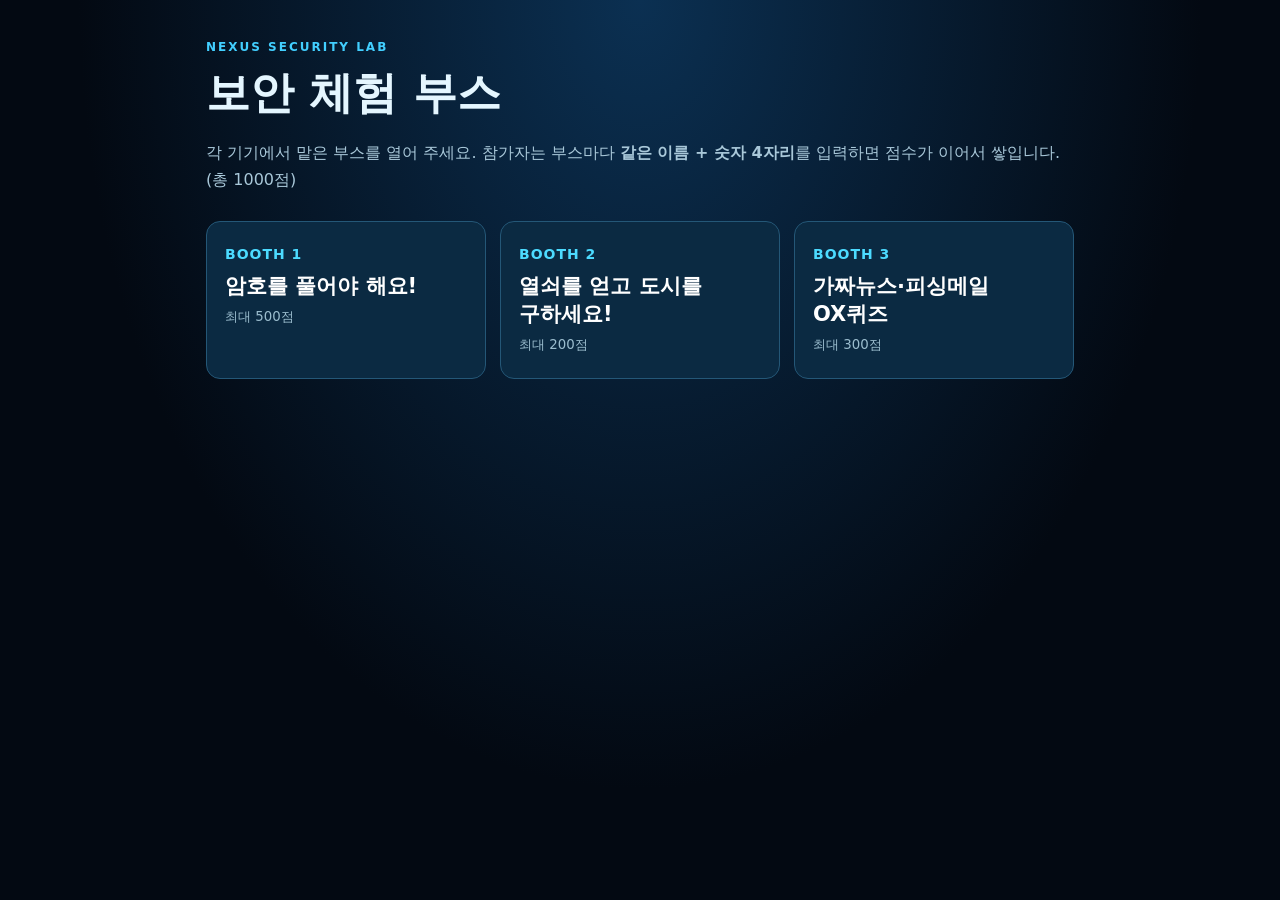
<file: index.html>
<!doctype html><html lang="ko"><head><meta charset="utf-8"><meta name="viewport" content="width=device-width,initial-scale=1"><title>보안 체험 부스</title>
<style>
:root{color-scheme:dark}*{box-sizing:border-box}
body{margin:0;min-height:100vh;font-family:system-ui,-apple-system,'Malgun Gothic',sans-serif;color:#e4f6ff;background:radial-gradient(ellipse at 50% 0%,#0b3052 0%,#030912 62%);word-break:keep-all}
main{max-width:900px;margin:auto;padding:40px 16px}
.tag{color:#42cfff;font-size:12px;letter-spacing:2px;font-weight:800}
h1{font-size:clamp(28px,6vw,44px);margin:10px 0}
p{color:#a9c8d9;line-height:1.7}
.grid{display:grid;grid-template-columns:repeat(3,1fr);gap:14px;margin-top:28px}
a{display:block;text-decoration:none;color:#fff;background:#0b2a42;border:1px solid #245777;border-radius:14px;padding:24px 18px;transition:.2s}
a:hover,a:focus-visible{border-color:#3ce1ff;transform:translateY(-3px)}
a b{display:block;color:#4cdbff;font-size:14px;letter-spacing:1px}
a strong{display:block;font-size:21px;margin:10px 0 6px}
a small{color:#9bbdce}
@media(max-width:640px){.grid{grid-template-columns:1fr}}
</style></head><body><main>
<div class="tag">NEXUS SECURITY LAB</div>
<h1>보안 체험 부스</h1>
<p>각 기기에서 맡은 부스를 열어 주세요. 참가자는 부스마다 <b>같은 이름 + 숫자 4자리</b>를 입력하면 점수가 이어서 쌓입니다. (총 1000점)</p>
<div class="grid">
 <a href="cipher/"><b>BOOTH 1</b><strong>암호를 풀어야 해요!</strong><small>최대 500점</small></a>
 <a href="key/"><b>BOOTH 2</b><strong>열쇠를 얻고 도시를 구하세요!</strong><small>최대 200점</small></a>
 <a href="ox/"><b>BOOTH 3</b><strong>가짜뉴스·피싱메일 OX퀴즈</strong><small>최대 300점</small></a>
</div>
</main></body></html>
</file>
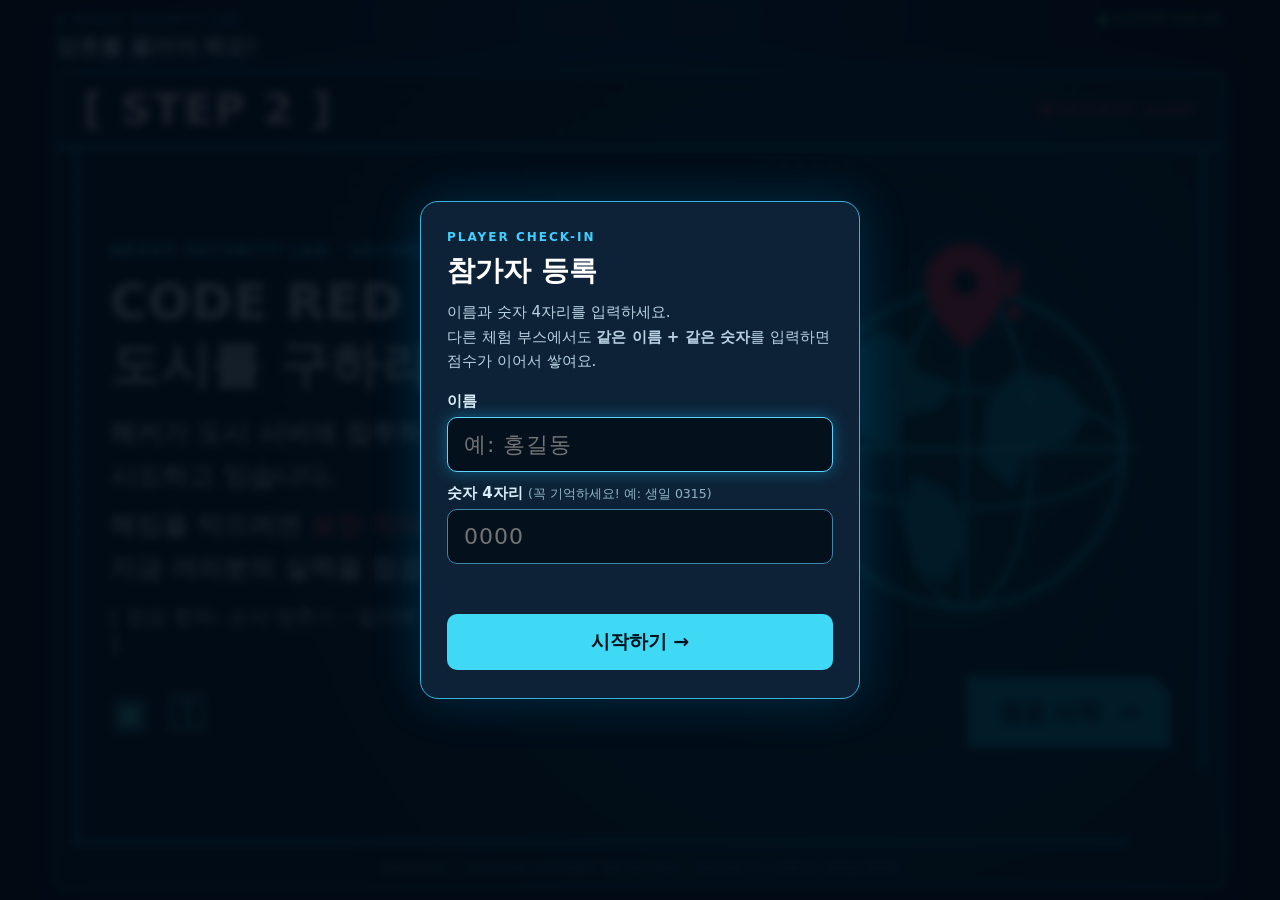
<file: cipher/index.html>
<!doctype html><html lang="ko"><head><meta charset="utf-8"><meta name="viewport" content="width=device-width,initial-scale=1"><title>암호를 풀어야 해요!</title><link rel="stylesheet" href="style.css"></head><body><main class="shell"><header><div class="brand">◈ NEXUS SECURITY LAB <span class="live">● SYSTEM ONLINE</span></div><h1>암호를 풀어야 해요!</h1><p class="subtitle">보안 시스템을 해킹하지 않고, 논리와 기억력으로 잠금 해제하세요.</p></header><section class="hud" id="hud" hidden><div>버전 <strong id="levelLabel">1</strong></div><div>진행 <strong id="progress">1 / 3</strong></div><div>점수 <strong id="score">0</strong></div><div>남은 시간 <strong id="timer">∞</strong></div><div>힌트 <strong id="hints">3</strong></div></section><section class="panel" id="screen" aria-live="polite"></section><footer>SECURE TERMINAL · OFFLINE MODE · v3.0</footer></main><script src="../score-link.js"></script><script src="script.js"></script></body></html>
</file>
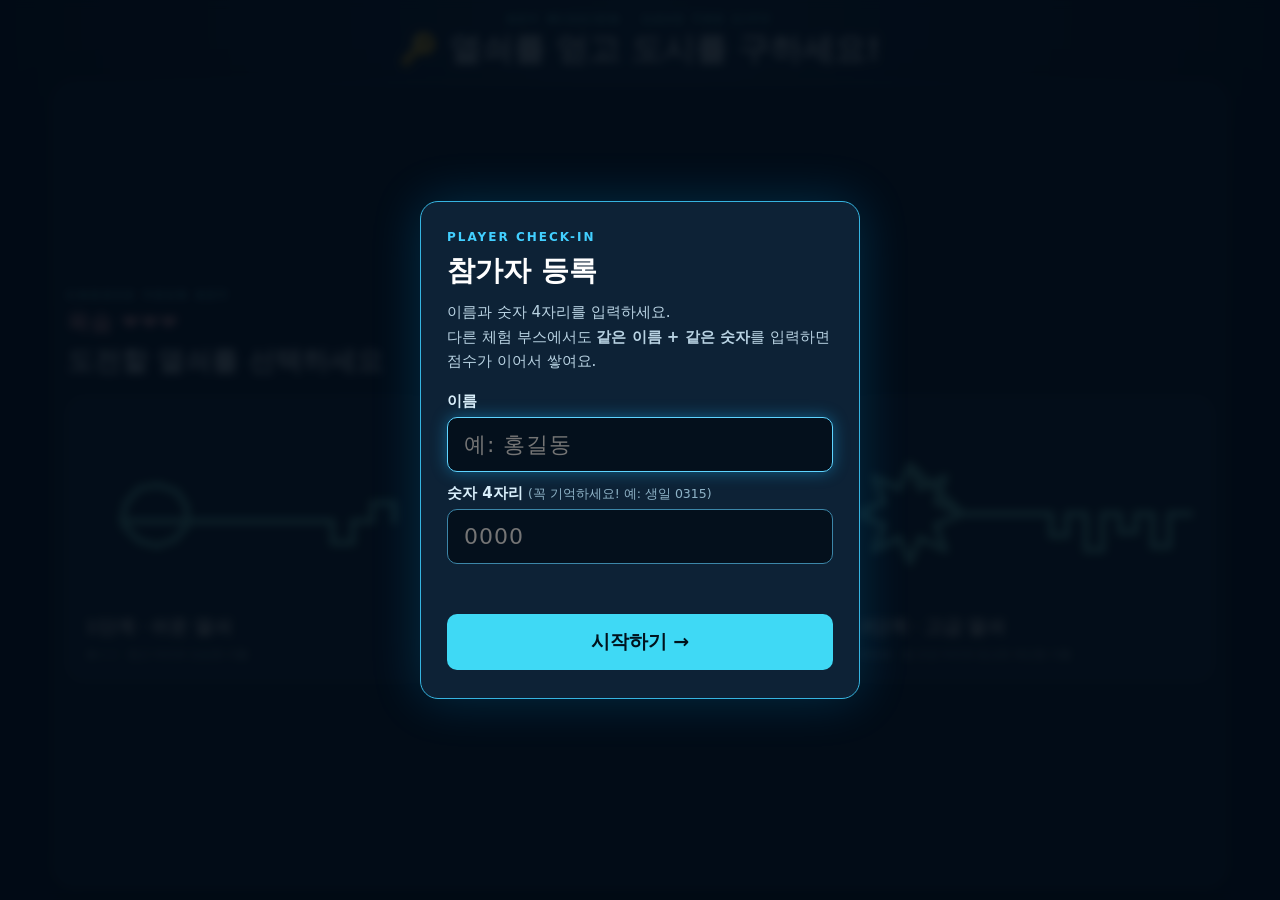
<file: key/index.html>
<!doctype html><html lang="ko"><head><meta charset="utf-8"><meta name="viewport" content="width=device-width,initial-scale=1"><title>열쇠를 얻고 도시를 구하세요!</title><style>
:root{font-family:system-ui,'Malgun Gothic',sans-serif;color:#eaf7ff;background:#081322}*{box-sizing:border-box}body{margin:0;background:radial-gradient(ellipse at top,#193451,#081322 70%);min-height:100vh}.wrap{max-width:1000px;margin:auto;padding:28px 18px}header{text-align:center;margin-bottom:24px}.tag{color:#69e2e9;letter-spacing:3px;font-size:12px;font-weight:800}h1{font-size:clamp(26px,5vw,44px);margin:12px 0}p{color:#b5ccdc;line-height:1.7}.panel{border:1px solid #315570;border-radius:20px;padding:26px;background:#102238e8;box-shadow:0 18px 50px #0005}.choices{display:grid;grid-template-columns:repeat(3,1fr);gap:14px;margin-top:24px}.choice{border:1px solid #41647c;background:#172d45;border-radius:16px;padding:18px;color:white;cursor:pointer;text-align:left;transition:.2s}.choice:hover,.choice:focus-visible{border-color:#59f0d5;transform:translateY(-3px)}.choice svg{width:100%;height:130px;display:block}.choice b{font-size:19px}.choice small{display:block;color:#a9c8d8;margin-top:7px}.btn{border:0;border-radius:12px;background:#5be5c6;color:#072337;font-weight:800;padding:13px 20px;cursor:pointer;font-size:15px}.btn.secondary{background:#2c4861;color:#eaf7ff}.actions{display:flex;justify-content:center;gap:10px;flex-wrap:wrap;margin-top:20px}.hidden{display:none!important}.stats{display:flex;justify-content:space-between;gap:10px;flex-wrap:wrap;color:#bce9f4;margin-bottom:12px}.board{position:relative;max-width:720px;margin:auto;touch-action:none;user-select:none}canvas{display:block;width:100%;height:auto;border:1px solid #34526b;border-radius:14px;background:linear-gradient(#112940,#0b1d30);touch-action:none;cursor:crosshair}.progress-track{height:12px;background:#27435b;border-radius:20px;overflow:hidden;margin:15px auto;max-width:720px}.progress-bar{height:100%;width:0;background:linear-gradient(90deg,#43caa8,#a3f4ba);transition:width .15s}.message{text-align:center;min-height:38px;margin:14px 0 0;font-weight:700}.good{color:#6cf1b4}.bad{color:#ff8b9a}.step{font-size:14px;color:#8cb1c6;text-align:center}.result{text-align:center;padding:30px 0}.result h2{font-size:clamp(28px,5vw,42px)}@media(max-width:650px){.choices{grid-template-columns:1fr}.choice svg{height:95px}.panel{padding:15px}}
.fail-overlay{position:fixed;inset:0;z-index:1000;background:rgba(2,8,19,.82);display:flex;align-items:center;justify-content:center;padding:20px;backdrop-filter:blur(7px)}.fail-dialog{width:min(440px,100%);text-align:center;background:linear-gradient(145deg,#3b1927,#171e33);border:2px solid #ff647f;border-radius:24px;padding:36px 24px;box-shadow:0 0 0 5px #ff647f22,0 25px 90px #000b;animation:pop .2s ease-out}.fail-symbol{font-size:68px}.fail-dialog h2{color:#ff879a;font-size:clamp(30px,6vw,44px);margin:8px 0}.fail-dialog p{color:#f2d6de}.fail-dialog .btn{background:#ff6f8b;color:#25101a;font-size:19px;padding:16px 32px;width:100%;max-width:290px}@keyframes pop{from{transform:scale(.88);opacity:0}to{transform:scale(1);opacity:1}}

html,body{width:100%;height:100%;overflow:hidden}body{min-height:0}.wrap{height:100dvh;max-width:1200px;padding:clamp(8px,1.4vh,16px);display:flex;flex-direction:column;gap:clamp(5px,1vh,12px)}header{flex:none;margin:0}header h1{font-size:clamp(21px,3.5vh,35px);margin:3px 0}.tag{font-size:11px}.panel{flex:1;min-height:0;display:flex;flex-direction:column;padding:clamp(10px,1.5vh,18px);overflow:hidden}.panel>section:not(.hidden){flex:1;min-height:0;display:flex;flex-direction:column;justify-content:center}#play{justify-content:flex-start!important}.stats{margin:0 0 5px}.progress-track{width:100%;margin:5px auto 8px;flex:none}.board{flex:1;min-height:0;width:100%;max-width:none;display:flex;align-items:center;justify-content:center}.board canvas{width:auto;height:auto;max-width:100%;max-height:100%;aspect-ratio:720/470;object-fit:contain}.actions{margin-top:8px;flex:none}.btn{padding:10px 16px}.choices{margin-top:12px;min-height:0;align-items:stretch}.choice{padding:clamp(8px,1.8vw,18px)}.choice svg{height:clamp(90px,22vh,200px)}#select h2{font-size:clamp(19px,3vh,28px);margin:6px 0}.result{padding:0}.result h2{margin:10px 0}.result p{margin:6px 0}.message{display:none}.fail-dialog{max-height:90dvh;overflow:auto}
@media(max-width:650px){.choices{grid-template-columns:repeat(3,minmax(0,1fr));gap:6px}.choice b{font-size:12px}.choice small{font-size:10px}.choice svg{height:clamp(60px,14vh,110px)}.choice{padding:7px}.panel{padding:8px}.actions{gap:6px}.btn{font-size:12px;padding:9px 12px}}
#timer{display:inline-block;color:#ffe38a;font-variant-numeric:tabular-nums;font-size:clamp(22px,3.7vh,38px);font-weight:950;letter-spacing:-.5px;text-shadow:0 0 14px #ffd45b55;transform-origin:center;white-space:nowrap}#timer.warning{animation:countdownPulse .9s ease-in-out infinite}#timer.urgent{color:#ff354e;text-shadow:0 0 16px #ff203a99;animation:countdownPulse .43s ease-in-out infinite}@keyframes countdownPulse{0%,100%{transform:scale(1);opacity:1}50%{transform:scale(1.13);opacity:.65}}.stats{align-items:center;gap:8px}.stats #timer{margin-inline:auto}@media(max-width:600px){#timer{font-size:clamp(20px,3.4vh,30px)}.stats{font-size:12px}}@media(prefers-reduced-motion:reduce){#timer.warning,#timer.urgent{animation:none}}
.lives{font-size:clamp(16px,2.4vh,22px);font-weight:800;color:#ffb3bf;letter-spacing:1px;white-space:nowrap}#livesSelect{margin-top:6px}
.total-box{margin:10px auto 6px;padding:clamp(12px,2.2vh,22px) 18px;max-width:560px;border:2px solid #ffd76b;border-radius:18px;background:linear-gradient(145deg,#2a2610,#0f1d2e);box-shadow:0 0 40px #ffd76b33;text-align:center}
.total-box[hidden]{display:none}.total-label{color:#ffe7a3;font-weight:800;font-size:clamp(15px,2.4vh,20px)}
.total-num{font-size:clamp(54px,11vh,110px);font-weight:950;line-height:1.05;color:#ffd76b;text-shadow:0 0 28px #ffcc4466;font-variant-numeric:tabular-nums}
.total-num small{font-size:.38em;color:#e9d9a8;font-weight:800}
.total-rows{display:flex;justify-content:center;gap:8px;flex-wrap:wrap;margin-top:8px}.total-rows span{background:#ffffff12;border-radius:999px;padding:5px 12px;font-size:clamp(12px,1.9vh,15px);color:#eaf7ff}.total-rows b{color:#fff}
.fail-dialog .total-box{margin:4px auto 14px}.fail-dialog .total-num{font-size:clamp(44px,8vh,72px)}
</style></head><body><div class="wrap"><header><div class="tag">KEY MISSION · SAVE THE CITY</div><h1>🔑 열쇠를 얻고 도시를 구하세요!</h1></header><main class="panel"><section id="select"><div class="tag">CHOOSE YOUR KEY</div><div class="lives" id="livesSelect"></div><h2>도전할 열쇠를 선택하세요</h2><div class="choices" id="choices"></div></section><section id="play" class="hidden"><div class="stats"><strong id="level"></strong><span id="step"></span><span class="lives" id="lives"></span><strong id="timer" aria-live="off">⏱ 남은 시간 35초</strong><span id="percent">진행률 0%</span></div><div class="progress-track"><div id="bar" class="progress-bar"></div></div><div class="board"><canvas id="canvas" width="720" height="470" aria-label="열쇠 도면 따라 그리기"></canvas></div><div class="message hidden" id="message" role="status"></div><div class="actions"><button class="btn secondary" id="retry">다시 그리기</button><button class="btn secondary" id="back">열쇠 선택</button></div></section><section id="final" class="result hidden"><div style="font-size:80px">🏙️🎉🔑</div><h2 class="good" id="finalTitle">최종 성공! 도시를 구하셨습니다!</h2><p id="finalDescription">도시를 구했습니다!</p><div class="total-box" id="finalTotal" hidden></div><div class="actions"><button class="btn" id="finalReplay">처음부터 다시 도전</button><button class="btn secondary" id="finalHome">열쇠 선택 화면</button><button class="btn" id="finalNext">다음 참가자 →</button></div></section></main></div><div id="failOverlay" class="fail-overlay hidden" role="alertdialog" aria-modal="true" aria-labelledby="failTitle" aria-describedby="failDesc"><div class="fail-dialog"><div class="fail-symbol">❌</div><h2 id="failTitle">미션 실패!</h2><p id="failDesc">점선을 감싸는 테두리 밖으로 벗어났습니다.<br>다시 그리기에 도전하세요!</p><div class="total-box" id="failTotal" hidden></div><button class="btn" id="failRetry" type="button">↻ 다시 그리기</button></div></div><script src="../score-link.js"></script><script src="key-mission.js"></script></body></html>
</file>
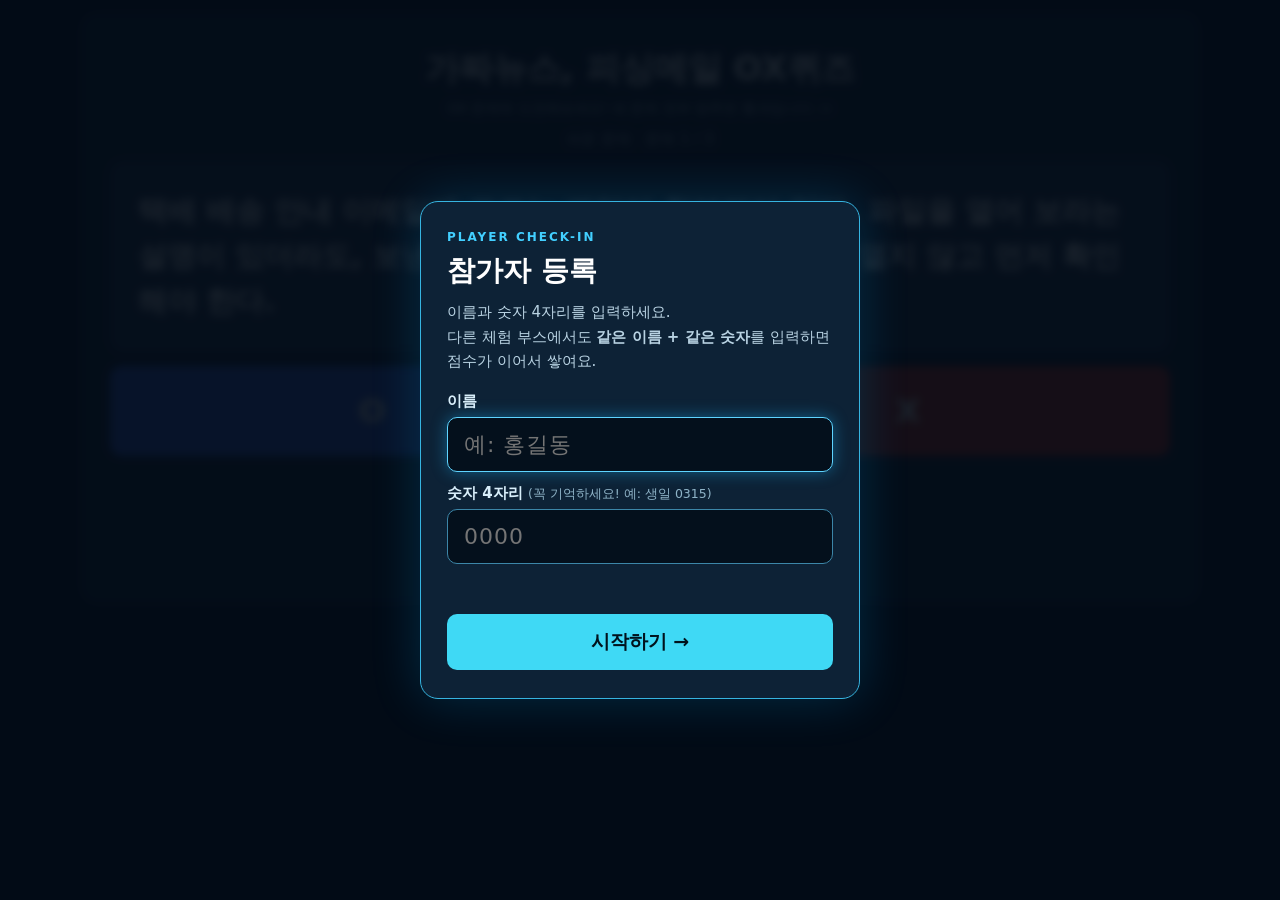
<file: ox/index.html>
<!DOCTYPE html>
<!-- saved from url=(0207)file:///C:/Users/user/Downloads/%EA%B0%80%EC%A7%9C%EB%89%B4%EC%8A%A4_%ED%94%BC%EC%8B%B1%EB%A9%94%EC%9D%BC_OX%ED%80%B4%EC%A6%88_3%EB%AC%B8%EC%A0%9C_%EB%AA%A8%EB%91%90%EC%A0%95%EB%8B%B5_%ED%86%B5%EA%B3%BC.html -->
<html lang="ko"><head><meta http-equiv="Content-Type" content="text/html; charset=UTF-8"><meta name="viewport" content="width=device-width, initial-scale=1, viewport-fit=cover"><meta name="theme-color" content="#10182d"><title>가짜뉴스, 피싱메일 OX퀴즈 · 모바일</title>
<style>
*{box-sizing:border-box}html{font-size:16px}body{margin:0;background:#10182d;color:#f5f7ff;font-family:system-ui,-apple-system,"Malgun Gothic",sans-serif;min-height:100dvh;padding:12px;overflow-x:hidden}
.panel{width:min(1120px,100%);margin:0 auto;background:#1d2943;border-radius:18px;padding:clamp(14px,3vw,30px)}
h1{font-size:clamp(22px,4vw,34px);text-align:center;line-height:1.3;margin:4px 0 10px}
.subtitle{text-align:center;color:#b7c7df;margin:0 0 12px;font-size:14px}
#progress{text-align:center;color:#bdcbea;margin:12px 0;font-size:15px}
#question{background:#303e5e;border-radius:14px;padding:clamp(16px,3vw,28px);font-size:clamp(19px,2.5vw,29px);font-weight:700;line-height:1.55;white-space:pre-wrap;overflow-wrap:anywhere;min-height:130px;max-height:55dvh;overflow-y:auto;overscroll-behavior:contain}
.answers{display:grid;grid-template-columns:1fr 1fr;gap:12px;margin-top:14px}
button{border:0;border-radius:12px;color:white;font-weight:750;cursor:pointer;touch-action:manipulation;font-family:inherit}
.answers button{height:clamp(64px,12vh,90px);font-size:32px}.o{background:#4267e6}.x{background:#c83832}
button:disabled{opacity:.55}.result{min-height:36px;text-align:center;font-weight:750;font-size:20px;margin:16px 0 0}.ok{color:#75ef9e}.bad{color:#ffadad}
#next{width:100%;padding:15px;background:#4167df;font-size:17px;margin-top:12px}
.tools{display:flex;gap:8px;justify-content:center;flex-wrap:wrap;margin-top:24px}
.tools button{background:#3b4c6b;padding:10px 12px;font-size:13px;min-height:42px}
.tools button.active{background:#4267e6;outline:2px solid #a3baff}
#editor{display:none;border-top:1px solid #566480;margin-top:22px;padding-top:16px}
#editor h2{font-size:21px}#editor p{color:#b9c9df;font-size:14px;line-height:1.5}
.question-card{background:#293854;padding:14px;border-radius:12px;margin:12px 0}
.question-card label{display:block;font-size:14px;font-weight:700;margin-bottom:8px}
.question-card textarea{display:block;width:100%;min-height:150px;resize:vertical;background:#101a30;color:white;border:1px solid #7c8eaf;border-radius:8px;padding:12px;font:16px/1.5 inherit}
.question-card select{background:#101a30;color:white;border:1px solid #7c8eaf;border-radius:8px;padding:8px;font-size:16px}
.editor-actions{display:flex;gap:8px;flex-wrap:wrap;margin-top:12px}.editor-actions button{padding:12px;background:#4267e6;font-size:14px}
#message{color:#ffdf95;line-height:1.5}.hidden{display:none!important}
@media(max-width:600px){body{padding:0;background:#1d2943}.panel{border-radius:0;padding:18px 14px 32px;min-height:100dvh}h1{font-size:23px}#question{font-size:20px;max-height:48dvh;min-height:170px}.tools{gap:7px}.tools button{font-size:12px;padding:10px}.answers button{height:72px}}
</style></head><body><main class="panel">
<h1>가짜뉴스, 피싱메일 OX퀴즈</h1><p class="subtitle">OX 문제에 도전해보세요! 세 문제 전부 맞추면 통과입니다 :&gt;</p>
<div id="progress" aria-live="polite">쉬운 문제 · 문제 1 / 3</div><div id="question">인터넷 검색 결과의 맨 위에 표시된 정보는 검색 순위가 높으므로 반드시 사실이라고 볼 수 있다.</div>
<div id="answers" class="answers"><button class="o" onclick="answer('O')">O</button><button class="x" onclick="answer('X')">X</button></div>
<div id="result" class="result" aria-live="polite"></div><button id="next" class="hidden" onclick="advance()">결과 확인 →</button>
<div class="tools"><button id="easyBtn" onclick="setDifficulty('easy')" class="active">쉬운 문제</button><button id="hardBtn" onclick="setDifficulty('hard')" class="">어려운 문제</button><button onclick="nextPlayer()">다음 참가자 →</button></div>
</main><script src="../score-link.js"></script><script>
const DEFAULTS_HARD=[{"q": "최근의 고도화된 가짜뉴스는 공신력 있는 언론사의 로고나 웹사이트 레이아웃을 교묘하게 도용하여 유포된다. (*레이아웃: 창 또는 페이지 내에서 콘텐츠의 크기, 간격, 구성 요소 등의 배치*)", "answer": "O"}, {"q": "다음을 읽고 문제에 알맞은 답을 고르시오. \n확증편향은 개인의 기존 신념이나 가치관에 부합하는 가짜뉴스를 무비판적으로 수용하게 만드는 심리적 요인이다. \n\n 문제: 알고리즘 추천 시스템은 확증편향을 완화한다.", "answer": "X"}, {"q": "다음을 읽고 문제에 알맞은 답을 고르시오.\n'필터 버블(Filter Bubble)'은 이용자들이 인터넷 정보제공자가 제공한 맞춤형 정보를 이용하면서, 필터링된 정보만을 접하게 되는 현상을 지칭한다. \n\n 문제: 필터 버블 현상이 지속되면 이용자는 가짜뉴스에 대한 비판적인 태도가 약화된다.", "answer": "O"}, {"q": "오정보(Misinformation)는 명백한 악의를 가지고 조작된 정보를 의미하며, 허위정보(Disinformation)는 고의적인 기만 의도 없이 잘못된 정보가 전파되는 것을 의미한다.", "answer": "X"}, {"q": "다음 자료를 읽고 문제에 알맞은 답을 고르시오.\n[자료] 다음은 사용자 C가 메일로 수신한 접속 링크와 실제 공식 웹사이트의 URL을 비교한 결과이다.\n\n공식 웹사이트 URL: [https://www.mybank.com] (https://www.mybank.com), 접속 시 주소창에 보안 주소의 상징인 자물쇠 아이콘(HTTPS)이 표시된다.\n사용자 C가 메일로 수신한 접속 링크: [http://www.mybarnk.com/login] (http://www.mybarnk.com/login), 접속 시 주소창에 보안 주소의 상징인 자물쇠 아이콘(HTTPS)이 표시되지 않는다.\n \n문제: 사용자 C가 메일로 수신한 접속 링크는 공식 웹사이트의 URL이다.", "answer": "X"}, {"q": "가짜뉴스 대응을 위해 공적 기관에서 모든 허위 정보를 일괄적으로 사전 검열하고 차단하는 제도는 표현의 자유를 보호하면서도 공익을 달성할 수 있는 가장 이상적이고 민주적인 해결책으로 평가받는다.", "answer": "X"}, {"q": "웹사이트 주소가 https://로 시작하고 주소창에 자물쇠 표시가 있다면 해당 사이트는 피싱 사이트가 아니라고 확신할 수 있다.", "answer": "X"}, {"q": "다음 자료를 읽고 문제에 알맞은 답을 고르시오.\n[자료] 다음은 A씨가 받은 메시지이다. \n[국외발신] 교통민원24: 미확인 청구가 있습니다. 공식 페이지에서 해당 내역을 확인해 주세요: https://sw.ron/TF43D\nA씨는 메시지 속 사이트에 접속하였고, 교통 법규 위반으로 인한 과태료를 물어야 한다는 요구를 받았다.\n(단, A씨는 운전 면허가 없으며 본인 명의의 자동차를 소유하고 있지 않고, 운전을 단 한번도 한 적이 없다.)\n\n문제: A씨는 실제로 과태료를 지불하지 않아도 된다.", "answer": "O"}, {"q": "의심스러운 메일의 첨부파일을 실행했지만 개인정보를 입력하지 않은 경우에도 피싱으로 인한 피해를 입을 수 있다.", "answer": "O"}, {"q": "다음 자료를 읽고 문제에 알맞은 답을 고르시오.\n[자료] 여러 사이트에서 같은 비밀번호를 사용하고 있다면, 한 계정의 정보가 노출되었을 때 다른 계정도 위험해질 수 있다. 따라서 노출된 비밀번호를 다른 서비스에서도 사용했다면 관련 계정들의 보안 상태도 확인할 필요가 있다.\n\n문제: 피싱 사이트에 평소 사용하는 비밀번호를 입력했다면 해당 사이트와 관련된 계정의 비밀번호만 변경하면 충분하다.", "answer": "X"}, {"q": "WHO는 '인포데믹(Infodemic)'을 사람들이 의도적으로 퍼뜨린 거짓 정보만을 의미한다고 정의했다.", "answer": "X"}, {"q": "미국 연방거래위원회(FTC)는 실제 피싱 사례를 소개하면서, 사기 이메일이 익숙한 기업의 로고를 사용하더라도 가짜일 수 있다고 설명했다.", "answer": "O"}, {"q": "미국 법무부는 2016년 미국 대선 관련 해킹 사건에서 스피어피싱을 통해 계정 정보와 이메일 등을 탈취한 정황을 발표했다.", "answer": "O"}, {"q": "2016년 미국 대선을 앞두고 프란치스코 교황이 도널드 트럼프 후보를 공식 지지한다고 발표했다는 보도가 사실로 확인됐다.", "answer": "X"}, {"q": "NASA는 2017년 11월 지구가 15일 동안 완전히 어두워질 것이라고 공식 발표했다.", "answer": "X"}, {"q": "2022년 우크라이나에서 젤렌스키 대통령이 항복을 선언하는 딥페이크 영상이 유포됐으며, 우크라이나 방송에도 등장하였다.", "answer": "O"}, {"q": "2020년 WHO와 여러 국제기구는 코로나19 관련 허위·오해 정보의 확산 문제를 다루는 공동 성명을 발표했다.", "answer": "O"}, {"q": "도널드 트럼프가 1998년 잡지 인터뷰에서 특정 정당의 유권자들을 비하하는 발언을 했다는 글이 퍼졌으며, 해당 발언은 실제 잡지 인터뷰에서 확인됐다.", "answer": "X"}, {"q": "2021년 온라인에서 카멀라 해리스가 참전용사 지원을 축소하고 관련 기관을 폐쇄하겠다고 말했다는 주장이 퍼졌으며, 해당 발언은 실제 발언 기록에서 확인됐다.", "answer": "X"}, {"q": "2016년, 버락 오바마 전 미국 대통령 부부가 두바이에 고급 별장을 구매한다는 소식이 온라인에서 퍼졌으며, 실제로 해당 주택을 구매한 것으로 확인됐다.", "answer": "X"}, {"q": "어떤 주장이 100개의 웹사이트에 게시되었다. 조사 결과, 95개 사이트는 최초 게시물의 내용을 출처 확인 없이 재인용했다. 나머지 5개 사이트는 독립적으로 자료를 검토했다고 밝혔지만, 그중 2개 사이트는 동일한 원자료를 활용했다.\n\n따라서 웹사이트 100곳에 게시되었다는 사실만으로 해당 주장이 100개의 독립적인 근거를 확보했다고 판단할 수 없다.", "answer": "O"}, {"q": "한 AI 판별기는 시험 데이터에서 정확도 99%를 기록했다. 그러나 시험 데이터와 실제 학교에서 판별하려는 게시물의 허위정보 비율이 서로 다르다.\n\n이 경우에도 실제 학교 게시물에서 허위정보를 판별할 확률이 정확히 99%라고 결론 내릴 수 있다.", "answer": "X"}, {"q": "한 게시물은 특정 정책 시행 이후 범죄 건수가 20% 감소했다는 통계를 제시하며 정책의 효과를 주장한다. 하지만 같은 기간 다른 지역에서도 범죄가 감소했는지, 범죄 신고 기준이 바뀌었는지, 다른 요인이 영향을 미쳤는지는 제시하지 않았다.\n\n감소율이라는 수치가 정확하더라도, 그 수치만으로 정책이 범죄 감소의 직접적인 원인이라고 확정할 수는 없다", "answer": "O"}, {"q": "한 정치 관련 게시물에 조작된 사진이 포함된 것으로 확인되었다. 그러나 게시물에는 사진과 별개로 통계 자료와 정책 관련 주장도 함께 제시되어 있다.\n\n사진이 조작되었다는 사실은 해당 게시물에 포함된 모든 통계와 정책 관련 주장까지 거짓임을 논리적으로 증명한다.", "answer": "X"}, {"q": "정부 기관의 공식 보고서에서 인용한 수치라면, 해당 보고서의 조사 대상과 측정 방식이 게시물의 주장과 일치하는지 확인하지 않아도 그 수치를 근거로 결론을 내려도 된다.", "answer": "X"}, {"q": "한 기업의 이메일에 대한 SPF·DKIM·DMARC 인증이 모두 통과했고, 발신 도메인도 기업의 공식 도메인과 일치한다. 그러나 해당 기업 직원의 이메일 계정이 공격자에게 탈취되었을 가능성은 확인되지 않았다.\n\n이메일 인증 결과가 정상이라는 사실만으로 메일의 작성자와 요청 내용까지 정당하다고 판단할 수 있다.", "answer": "X"}, {"q": "실제 서비스의 로그인 화면과 정상적인 앱 권한 승인 화면을 이용한 피싱 사례가 발견되었다. 사용자가 로그인한 뒤 외부 앱에 이메일과 연락처 접근 권한을 승인하도록 유도하는 방식이다.\n\n로그인 화면과 권한 승인 화면이 정상적으로 표시된다면, 사용자가 승인한 앱 역시 해당 서비스가 직접 제공하는 공식 앱이라고 판단할 수 있다.", "answer": "X"}, {"q": "한 동영상 제작자가 협업 제안 이메일의 첨부파일을 실행한 뒤 계정에서 의심스러운 활동이 발생했다. 공격자가 로그인 세션을 탈취했을 가능성이 제기되었다.\n\n이때 비밀번호만 변경하면 기존에 탈취된 로그인 세션도 반드시 무효화되므로, 추가적인 보안 조치는 필요하지 않다.", "answer": "X"}, {"q": "어떤 계정은 비밀번호와 별도의 인증 수단을 모두 요구한다. 공격자가 비밀번호만 알고 있고, 추가 인증을 통과하거나 복구 절차를 악용하거나 기존 로그인 세션을 탈취할 수 없다는 조건이 주어졌다.\n\n이 조건에서는 공격자가 비밀번호만으로 해당 계정에 로그인할 수 없다고 판단할 수 있다.", "answer": "O"}, {"q": "회사 대표의 목소리와 매우 유사한 음성으로 긴급 송금을 지시하는 전화가 왔다. 평소 말투와 목소리가 거의 일치하므로, 별도의 확인 절차 없이 대표 본인이 직접 요청했다고 판단해도 된다.", "answer": "X"}];
const DEFAULTS_EASY=[{"q": "신뢰도가 높은 방송국에서 보도한 뉴스는 무조건 믿어야 한다.", "answer": "X"}, {"q": "가짜뉴스는 주로 경제적 이익이나 정치적 목적을 위해 고의로 만들어진 허위 정보를 의미한다.", "answer": "O"}, {"q": "과장되거나 자극적인 제목을 가진 기사는 내용이 진짜인지와는 상관없이 모두 가짜뉴스이다.", "answer": "X"}, {"q": "출처나 기자 이름이 없는 뉴스는 가짜뉴스일 가능성이 높다.", "answer": "O"}, {"q": "출처를 모르는 링크나 파일에는 악성코드가 숨겨져 있을 수 있어 주의해야 한다.", "answer": "O"}, {"q": "은행이나 공공기관은 문자메시지를 통해 통장 비밀번호나 주민등록번호 등 민감한 정보의 전체 입력을 요구한다.", "answer": "X"}, {"q": "친구가 보낸 문자메시지 속 인터넷 주소(URL)는 항상 안전하므로 별도의 확인 없이 눌러도 된다.", "answer": "X"}, {"q": "스마트폰에 백신 프로그램을 설치하고 주기적으로 업데이트하면 피싱 문자의 피해를 예방하는 데 도움이 된다.", "answer": "O"}, {"q": "택배 배송 확인이나 모바일 청첩장 등 일상적인 내용을 담은 문자메시지에는 악성 앱을 설치하는 링크가 포함되어 있을 수 있다.", "answer": "O"}, {"q": "인공지능 기술로 정교하게 조작된 가짜 영상이나 이미지는 진짜인지 가짜인지를 완벽히 구분해낼 수 있다.", "answer": "X"}, {"q": "SNS에서 “내일부터 전국 학교가 일주일간 휴교한다”라는 게시물을 봤다. 게시물에 출처가 없다면 교육부나 학교의 공식 공지를 확인하는 것이 좋다.", "answer": "O"}, {"q": "인터넷에서 본 사진이 현재 발생한 사건을 보여 준다고 해도, 사진의 원래 게시 날짜와 촬영 맥락을 확인하는 것이 좋다.", "answer": "O"}, {"q": "은행 직원이라고 주장하는 사람이 전화해 계좌가 위험하다며 돈을 다른 계좌로 옮기라고 한다. 이때 상대가 알려 준 번호로 다시 전화해 안내에 따라 송금하는 것이 안전하다.", "answer": "X"}, {"q": "공공기관 직원이라고 주장하는 사람이 전화로 인증번호와 비밀번호를 알려 달라고 하면, 신원을 확인하기 전에는 알려 주지 않아야 한다.", "answer": "O"}, {"q": "인공지능 음성 복제 기술은 짧은 음성 녹음만으로도 특정 인물과 비슷한 목소리를 만들어 낼 수 있어, 사기범이 이를 이용해 가족이나 지인을 사칭하는 보이스피싱에 악용할 수 있다.", "answer": "O"}, {"q": "과거에 발생한 재난 사진을 현재 발생한 재난 사진인 것처럼 다시 사용하면, 사진 자체가 진짜여도 가짜 뉴스가 될 수 있다.", "answer": "O"}, {"q": "인터넷 검색 결과의 맨 위에 표시된 정보는 검색 순위가 높으므로 반드시 사실이라고 볼 수 있다.", "answer": "X"}, {"q": "휴대전화 화면에 은행의 공식 대표번호가 표시되어 있다면, 실제로 그 은행에서 걸려 온 전화라고 확신해도 된다.", "answer": "X"}, {"q": "게시물에 실제 통계와 정확한 정보가 일부 포함되어 있다면, 게시물의 나머지 주장도 사실이라고 판단해도 된다.", "answer": "X"}, {"q": "택배 배송 오류를 해결해 준다며 문자로 받은 인증번호를 알려 달라는 요청을 받았다면, 택배사 이름이 적혀 있으므로 인증번호를 전달해도 안전하다.", "answer": "X"}, {"q": "인터넷에서 유명한 사람이 어떤 장소에 방문했다는 사진을 발견했다. 하지만 사진이 합성된 것인지 확인하지 않았다면, 사진만 보고 실제로 방문했다고 확신해서는 안 된다.", "answer": "O"}, {"q": "몇 년 전에 발생한 홍수 사진을 오늘 발생한 홍수 사진이라고 소개하는 게시물이 올라왔다. 사진이 실제로 촬영된 사진이라면 게시물의 설명도 사실이다.", "answer": "X"}, {"q": "인터넷에서 유명인이 한 말이라며 게시물이 퍼지고 있다. 하지만 그 사람의 공식 계정이나 믿을 만한 뉴스에서는 해당 발언을 찾을 수 없다. 다른 곳에서도 사실인지 확인해 보는 것이 좋다.", "answer": "O"}, {"q": "어떤 영상의 조회수가 매우 높고 댓글에도 많은 사람이 사실이라고 적었다. 조회수와 댓글이 많다는 이유만으로 영상의 내용이 사실이라고 판단할 수 있다.", "answer": "X"}, {"q": "인터넷에서 특정 음식을 먹으면 모든 병을 예방할 수 있다는 글을 발견했다. 글에 믿을 만한 근거나 전문가의 설명이 없다면, 내용을 바로 믿기보다 다른 자료를 확인해야 한다.", "answer": "O"}, {"q": "친구가 문서 링크를 보내 주었다. 링크를 눌렀더니 비밀번호를 입력하라는 화면이 나타났다. 친구가 보낸 링크라도 이상한 점이 있다면 바로 비밀번호를 입력하지 않고 먼저 확인해야 한다.", "answer": "O"}, {"q": "유명한 회사에서 무료 선물을 준다는 이메일을 받았다. 이메일에 회사 로고가 있고 선물을 받으려면 개인정보를 입력하라고 한다. 회사의 공식 홈페이지에서 이벤트를 확인한 뒤 참여하는 것이 안전하다.", "answer": "O"}, {"q": "회사 대표의 이름으로 돈을 빨리 보내 달라는 이메일을 받았다. 대표의 이름이 적혀 있으므로 다른 사람에게 확인하지 않고 바로 돈을 보내도 된다.", "answer": "X"}, {"q": "택배 배송 안내 이메일에 모르는 파일이 첨부되어 있다. 파일을 열어 보라는 설명이 있더라도, 보낸 사람이 확실하지 않다면 파일을 열지 않고 먼저 확인해야 한다.", "answer": "O"}, {"q": "여러 사이트에서 같은 비밀번호를 사용하다가 한 사이트의 비밀번호가 유출되었다는 안내를 받았다. 다른 사이트에서도 같은 비밀번호를 사용한다면 함께 위험해질 수 있으므로 비밀번호를 바꾸는 것이 좋다.", "answer": "O"}];
let difficulty='easy',questions=[],selected=[],position=0,score=0,answered=false;
const $=id=>document.getElementById(id);
function bankKey(){return 'ox_quiz_30_v3_'+difficulty}
function defaults(){return difficulty==='easy'?DEFAULTS_EASY:DEFAULTS_HARD}
function valid(a){return Array.isArray(a)&&a.length===30&&a.every(x=>x&&typeof x.q==='string'&&x.q.trim()&&['O','X'].includes(x.answer))}
function loadQuestions(){return defaults().map(x=>({...x}))}
function setDifficulty(level){difficulty=level;questions=loadQuestions();$('easyBtn').classList.toggle('active',level==='easy');$('hardBtn').classList.toggle('active',level==='hard');start()}
function start(){selected=Array.from({length:30},(_,i)=>i);for(let i=29;i>0;i--){let j=Math.floor(Math.random()*(i+1));[selected[i],selected[j]]=[selected[j],selected[i]]}selected=selected.slice(0,3);position=0;score=0;showQuestion()}
function showQuestion(){answered=false;$('progress').textContent=(difficulty==='easy'?'쉬운 문제':'어려운 문제')+' · 문제 '+(position+1)+' / 3';$('question').textContent=questions[selected[position]].q;$('question').scrollTop=0;$('answers').classList.remove('hidden');document.querySelectorAll('.answers button').forEach(b=>b.disabled=false);$('result').textContent='';$('result').className='result';$('next').classList.add('hidden')}
function finish(passed){
 answered=true;position=3;
 if(window.ScoreLink)ScoreLink.record('ox',score*100); // 점수 연동
 $('progress').textContent=passed?'3문제 모두 정답 · 통과!':'도전 종료';
 $('question').textContent=passed?'🎉 통과입니다!':'아쉽네요. . . 다음 기회에.';
 $('question').scrollTop=0;
 $('answers').classList.add('hidden');
 $('result').textContent=passed?'3문제를 모두 맞혔습니다!':'';
 $('result').className='result '+(passed?'ok':'bad');
 $('next').classList.add('hidden');
}
function answer(v){
 if(answered||position>=3)return;
 answered=true;
 const ok=v===questions[selected[position]].answer;
 document.querySelectorAll('.answers button').forEach(b=>b.disabled=true);
 if(!ok){finish(false);return;}
 score++;
 $('result').textContent='⭕ 정답입니다!';
 $('result').className='result ok';
 $('next').textContent=position===2?'결과 확인 →':'다음 문제 →';
 $('next').classList.remove('hidden');
}
function advance(){
 if(!answered||position>=3)return;
 if(position===2){finish(true);return;}
 position++;showQuestion();
}
function toggleEditor(){let e=$('editor');e.style.display=e.style.display==='block'?'none':'block';if(e.style.display==='block'){renderEditors();$('message').textContent='';e.scrollIntoView({behavior:'smooth',block:'start'})}}
function renderEditors(){let area=$('questionEditors');area.replaceChildren();questions.forEach((item,i)=>{let card=document.createElement('div');card.className='question-card';let label=document.createElement('label');label.textContent=(i+1)+'번 문제';label.htmlFor='question_'+i;let field=document.createElement('textarea');field.id='question_'+i;field.value=item.q;let al=document.createElement('label');al.textContent='정답: ';let sel=document.createElement('select');sel.id='correct_'+i;for(let v of ['O','X']){let o=document.createElement('option');o.value=v;o.textContent=v;sel.append(o)}sel.value=item.answer;al.append(sel);card.append(label,field,al);area.append(card)})}
function edited(){return Array.from({length:30},(_,i)=>({q:$('question_'+i).value.trim(),answer:$('correct_'+i).value}))}
function saveQuestions(){try{let a=edited();if(!valid(a))throw Error('30개 문제의 내용과 정답을 확인해 주세요.');localStorage.setItem(bankKey(),JSON.stringify(a));questions=a;start();$('message').textContent='저장했습니다. 새로운 3문제를 출제했어요.'}catch(e){$('message').textContent='저장 실패: '+e.message}}
function exportQuestions(){let a=edited();if(!valid(a)){$('message').textContent='빈 문제가 있어 백업할 수 없습니다.';return}let blob=new Blob([JSON.stringify(a,null,2)],{type:'application/json'});let url=URL.createObjectURL(blob);let link=document.createElement('a');link.href=url;link.download=(difficulty==='easy'?'쉬운':'어려운')+'_OX_30문제.json';link.click();setTimeout(()=>URL.revokeObjectURL(url),1000)}
function importQuestions(){$('importFile').click()}
async function readImport(ev){let f=ev.target.files[0];if(!f)return;try{let a=JSON.parse(await f.text());if(!valid(a))throw Error('정확히 30개의 문제와 O/X 정답이 필요합니다.');questions=a;renderEditors();$('message').textContent='불러왔습니다. 「30문제 저장」을 눌러 적용하세요.'}catch(e){$('message').textContent='불러오기 실패: '+e.message}ev.target.value=''}
function restoreDefaults(){if(!confirm('이 난이도의 저장된 문제를 초기화할까요?'))return;localStorage.removeItem(bankKey());questions=defaults().map(x=>({...x}));renderEditors();start();$('message').textContent='초기화했습니다.'}
document.addEventListener('keydown',e=>{if(['TEXTAREA','INPUT','SELECT'].includes(document.activeElement.tagName))return;let k=e.key.toUpperCase();if(k==='O'||k==='X')answer(k)});
function nextPlayer(){try{localStorage.removeItem('sl_player_v2');}catch(e){}location.reload();} // 다음 참가자: 등록 화면으로
setDifficulty('easy');
</script></body></html>
</file>
<file: cipher/style.css>
:root{font-family:system-ui,-apple-system,'Malgun Gothic',sans-serif;color:#e4f6ff;background:#030912}*{box-sizing:border-box}body{margin:0;min-height:100vh;background:radial-gradient(ellipse at 50% 0%,#0b3052 0%,#030912 62%)}.shell{max-width:900px;margin:auto;padding:24px 16px 45px}.brand{font-size:12px;letter-spacing:2px;color:#42cfff;display:flex;justify-content:space-between;gap:12px}.live{color:#5ce6aa;letter-spacing:1px}h1{font-size:clamp(28px,6vw,48px);margin:35px 0 8px;text-shadow:0 0 30px #0079bd}.subtitle{color:#8cacc1;margin-bottom:30px}.panel{background:linear-gradient(145deg,#0b2035,#06121f);border:1px solid #236181;box-shadow:0 0 45px #0066aa24,inset 0 0 35px #0077aa0d;border-radius:18px;padding:clamp(20px,4vw,36px);min-height:370px}.hud{display:flex;flex-wrap:wrap;gap:10px;margin-bottom:16px}.hud>div{flex:1;min-width:105px;padding:12px;background:#0a1e30;border:1px solid #244d65;border-radius:9px;font-size:12px;color:#8cb4c8}.hud strong{display:block;font-size:20px;color:white;margin-top:5px}.eyebrow{color:#35d6ff;font-size:12px;letter-spacing:2px;font-weight:700}.panel h2{font-size:clamp(23px,4vw,31px);margin:12px 0}.desc{line-height:1.8;color:#bed5e5}.levels{display:grid;grid-template-columns:repeat(3,1fr);gap:12px;margin-top:28px}.level{cursor:pointer;text-align:left;border:1px solid #245777;background:#0b2a42;color:white;border-radius:12px;padding:22px 16px;transition:.2s}.level:hover,.level:focus-visible{border-color:#3ce1ff;transform:translateY(-3px);box-shadow:0 0 25px #00aaff33}.level b{display:block;color:#4cdbff;font-size:22px}.level strong{display:block;font-size:18px;margin:14px 0}.level small{color:#9bbdce;line-height:1.7}.actions{display:flex;flex-wrap:wrap;gap:10px;margin-top:25px}button{font:inherit;touch-action:manipulation}button:disabled{opacity:.5;cursor:not-allowed}.btn{cursor:pointer;border:1px solid #38c8ee;background:#0876a4;color:white;padding:13px 22px;border-radius:9px;font-weight:700;min-height:46px}.btn.secondary{background:#102b40;border-color:#345a70}.btn:hover:not(:disabled){filter:brightness(1.25)}input{background:#04101c;color:#dff9ff;border:1px solid #3c86a8;border-radius:10px;padding:15px;font-size:24px;width:min(100%,310px);outline:none;letter-spacing:3px}input:focus{box-shadow:0 0 18px #1abaff66}.challenge{font-size:clamp(24px,5vw,36px);font-weight:800;letter-spacing:3px;margin:25px 0;color:#6ce5ff}.sequence{display:flex;gap:12px;flex-wrap:wrap;margin:24px 0}.pad{min-width:68px;min-height:72px;flex:1;border:2px solid #367494;border-radius:12px;background:#0a263b;color:#fff;font-weight:800;font-size:20px;cursor:pointer;transition:.15s}.pad.red{background:#59202b;border-color:#d64d5b}.pad.blue{background:#163f75;border-color:#378fff}.pad.yellow{background:#64501a;border-color:#f6cc45}.pad.green{background:#15533f;border-color:#41d39a}.pad.glow{box-shadow:0 0 32px #4ceaff, inset 0 0 24px #c8ffff88;filter:brightness(2);transform:scale(1.04)}.pad:disabled{opacity:.75}.status{min-height:29px;margin-top:17px;color:#93bed4;font-weight:700}.status.good{color:#58e8aa}.status.bad{color:#ff6e83}.rules{line-height:2;padding-left:20px;color:#d3e7f5}.door{width:170px;height:180px;border:8px solid #2d7896;border-radius:14px;margin:20px auto;display:flex;overflow:hidden;background:#02101b;box-shadow:0 0 40px #10b9ff55}.door>div{width:50%;background:repeating-linear-gradient(0deg,#183b50,#183b50 20px,#204e64 21px);transition:transform 1.4s}.door.open>div:first-child{transform:translateX(-110%)}.door.open>div:last-child{transform:translateX(110%)}.granted{color:#5effad;text-shadow:0 0 24px #36ff97;font-size:clamp(28px,6vw,42px)}.denied{color:#ff6076}.shake{animation:shake .32s}@keyframes shake{25%{transform:translateX(-7px)}75%{transform:translateX(7px)}}footer{text-align:center;color:#4f7892;font-size:11px;margin-top:28px;letter-spacing:2px}@media(max-width:600px){.levels{grid-template-columns:1fr}.level{padding:14px 18px}.level strong{margin:5px 0}.pad{min-width:58px;min-height:65px}.brand{font-size:10px}}
.stars{color:#ffd76b;font-size:27px;letter-spacing:3px;margin:16px 0;text-shadow:0 0 16px #ffd76b66}.level b{font-size:19px}.meter{height:8px;background:#092c41;border-radius:9px;overflow:hidden;margin:15px 0}.meter>div{height:100%;background:linear-gradient(90deg,#0a83b4,#52e9fa);transition:width .3s}.hint{color:#ffe09a;min-height:22px;margin-top:12px}.feedback{margin:18px 0;padding:18px;border:1px solid;border-radius:12px;line-height:1.8;animation:appear .25s ease}.feedback.success{background:#073b33;border-color:#42c99e}.feedback.failure{background:#421c2b;border-color:#fa667d}.feedback h3{margin-top:0}.summary{display:grid;grid-template-columns:repeat(3,1fr);gap:10px;margin:18px 0}.summary>div{padding:14px;background:#102c40;border-radius:9px;color:#a9c8d9}.summary strong{display:block;font-size:22px;color:#fff;margin-top:8px}.review details{border-bottom:1px solid #25506b;padding:12px 0}.review summary{cursor:pointer;line-height:1.5}.review p{color:#bed5e5}.challenge{font-size:clamp(20px,4vw,30px);line-height:1.7;overflow-wrap:anywhere}@keyframes appear{from{opacity:0;transform:translateY(8px)}to{opacity:1;transform:translateY(0)}}@media(max-width:500px){.summary{grid-template-columns:1fr}.stars{margin:6px 0}}

/* 시작 화면: 미래형 보안 경보 컨셉 */
.intro-panel{padding:0;overflow:hidden;background:radial-gradient(circle at 68% 48%,#08485c,#041725 72%);border:1px solid #00c7e7;border-radius:4px;box-shadow:0 0 36px #00b9f533;position:relative}
.intro-panel:before{content:"";position:absolute;inset:0;background-image:radial-gradient(#39d8f54a 1.5px,transparent 2px);background-size:16px 16px;mask-image:linear-gradient(to bottom,#000,transparent 85%);opacity:.38;pointer-events:none}
.intro-top{display:flex;align-items:center;justify-content:space-between;gap:10px;padding:20px 25px;border-bottom:3px solid #00b8d5;position:relative}.intro-step{font-size:clamp(32px,7vw,72px);font-weight:300;letter-spacing:5px;color:#fff}.intro-status{color:#ff6c7d;font-size:12px;letter-spacing:2px;font-weight:800}.pulse-dot{display:inline-block;width:9px;height:9px;border-radius:50%;background:#ff5068;box-shadow:0 0 15px #ff5068;animation:alertPulse 1.2s infinite}
.intro-frame{border:3px solid #00bcd7;border-top:0;margin:0 18px 18px;padding:28px;position:relative;display:grid;grid-template-columns:minmax(0,1.35fr) minmax(200px,1fr);gap:12px;clip-path:polygon(0 0,100% 0,100% 89%,93% 100%,0 100%)}.intro-copy{z-index:1}.intro-copy h2{font-size:clamp(27px,4.5vw,46px);font-weight:500;letter-spacing:3px;margin:20px 0 30px}.intro-copy p{font-size:clamp(17px,2.6vw,24px);line-height:2;color:#e3f7ff;margin:12px 0}.intro-copy em{font-style:normal;color:#ff586c}.intro-note{font-size:clamp(15px,2.4vw,22px);margin-top:23px;color:#c9f7ff}.intro-globe{color:#00c4dc;align-self:center;position:relative;filter:drop-shadow(0 0 14px #00c3df55)}.intro-globe svg{width:100%;height:auto;animation:floatGlobe 4s ease-in-out infinite}.globe-scan{position:absolute;top:50%;left:8%;width:84%;height:1px;background:#9bf7ff;box-shadow:0 0 14px #00ffff;animation:scan 3s ease-in-out infinite}.intro-bottom{grid-column:1/-1;display:flex;justify-content:space-between;align-items:center;gap:12px;margin-top:18px}.intro-symbols{display:flex;gap:18px;align-items:center;color:#4de0e5;font-size:58px}.intro-enter{background:#00b8d2;color:#00121c;border:0;padding:17px 28px;font-size:19px;font-weight:900;cursor:pointer;clip-path:polygon(0 0,92% 0,100% 25%,100% 100%,0 100%);box-shadow:0 0 20px #00dcff}.intro-enter:hover{background:#68f1ff}.intro-enter span{margin-left:12px}.intro-foot{text-align:center;color:#64bbd0;font-size:11px;letter-spacing:2px;padding:0 12px 20px}@keyframes alertPulse{50%{opacity:.2}}@keyframes floatGlobe{50%{transform:translateY(-7px)}}@keyframes scan{0%,100%{transform:translateY(-75px);opacity:.2}50%{transform:translateY(75px);opacity:1}}@media(max-width:650px){.intro-frame{grid-template-columns:1fr;margin:0 10px 10px;padding:18px;clip-path:none}.intro-globe{width:min(230px,70%);justify-self:center}.intro-copy h2{margin:12px 0}.intro-copy p{line-height:1.65}.intro-top{padding:14px}.intro-symbols{font-size:37px}.intro-enter{font-size:16px;padding:15px}.intro-status{font-size:10px}.desktop-break{display:none}}

/* 도형 암호를 크게 표시하고 모바일에서도 줄바꿈을 허용합니다. */
.shape-modes{display:flex;gap:10px;flex-wrap:wrap;margin:14px 0 25px}.challenge{white-space:normal;letter-spacing:.5px;line-height:1.85;font-size:clamp(18px,3vw,27px)}

/* 이미지 속 규칙 찾기 문제의 터치 선택지 */
.choice-grid{display:grid;grid-template-columns:repeat(auto-fit,minmax(160px,1fr));gap:12px;margin:12px 0}
.choice-btn{padding:18px 12px;background:#092c40;color:#e9fbff;border:1px solid #25bcd7;border-radius:12px;cursor:pointer;font-size:1.08rem;min-height:56px}
.choice-btn:hover,.choice-btn:focus-visible{background:#0a5469;box-shadow:0 0 18px #12d6ff55}
.choice-btn:disabled{opacity:.55;cursor:default}
.challenge{overflow-wrap:anywhere;line-height:1.9}
@media(max-width:600px){.choice-grid{grid-template-columns:1fr}}


/* 게임 중: 문제 칸을 노트북 화면에 꽉 차게 키우고, 문제·입력칸·버튼이 스크롤 없이 한 번에 보이게 합니다. */
body.playing .shell{max-width:1200px;padding-top:12px;padding-bottom:14px}
body.playing header h1{font-size:22px;margin:6px 0 10px}
body.playing .subtitle,body.playing footer{display:none}
body.playing .hud{margin-bottom:10px;gap:8px}
body.playing .hud>div{padding:7px 14px;font-size:12px}
body.playing .hud strong{font-size:17px;margin-top:2px}
body.playing .panel{min-height:calc(100vh - 150px);padding:26px 40px;display:flex;flex-direction:column}
.q-top{display:flex;justify-content:space-between;align-items:center;gap:12px}
.btn.small{padding:6px 12px;min-height:32px;font-size:12px;font-weight:600}
body.playing .meter{margin:12px 0}
body.playing .panel h2{font-size:22px;margin:6px 0}
body.playing .challenge{font-size:clamp(19px,2.1vw,26px);line-height:1.62;margin:10px 0 18px;font-weight:700}
.answer-label{display:block;font-size:15px;margin-bottom:8px}
.answer-row{display:flex;flex-wrap:wrap;gap:12px;align-items:center}
.answer-row input{font-size:24px;padding:13px 18px;width:min(100%,400px)}
body.playing .answer-row .btn{min-height:56px;padding:13px 28px;font-size:17px}
body.playing .choice-grid{margin:4px 0 12px;gap:14px}
body.playing .choice-btn{padding:14px;min-height:62px;font-size:1.3rem}
body.playing .hint{margin-top:10px;min-height:0;font-size:16px}
body.playing .feedback{margin:12px 0 0;padding:14px 18px;line-height:1.6;font-size:16px}
body.playing .feedback p{margin:4px 0}
body.playing .feedback h3{margin-bottom:4px}
/* 결과 화면은 가운데 정렬 */
.panel.result-success,.panel.result-fail{text-align:center;justify-content:center}
.result-actions{justify-content:center}
.result-actions .btn{min-width:200px;font-size:18px}

/* 결과 화면: 성공 / 실패 */
.panel.result-success{border-color:#3fd99a;box-shadow:0 0 45px #2bd8914d}
.panel.result-fail{border-color:#d64d5b;box-shadow:0 0 45px #ff3d5a40;background:linear-gradient(145deg,#24121c,#0d0a14)}
.fail-eyebrow{color:#ff6e83}
.fail-title{font-size:clamp(26px,5vw,38px)!important;text-shadow:0 0 24px #ff3d5a88}
.door{position:relative}
.door.locked{border-color:#b83a4b;box-shadow:0 0 40px #ff3d5a66}
.door.locked>div{background:repeating-linear-gradient(0deg,#3a1822,#3a1822 20px,#4c1f2b 21px)}
.lock-mark{position:absolute;inset:0;display:grid;place-items:center;font-size:64px;font-weight:900;color:#ff5a70;text-shadow:0 0 20px #ff3d5a}
.btn.retry{background:#a3283b;border-color:#ff6e83}
body.playing .result-success .summary,body.playing .result-fail .summary{margin:12px 0}
body.playing .result-success .door,body.playing .result-fail .door{width:130px;height:130px;margin:12px auto}
@media(max-width:600px){.answer-row input{width:100%}.answer-row .btn{flex:1}}

/* hidden 속성이 display:flex에 덮여 HUD가 항상 보이던 문제 수정 */
.hud[hidden]{display:none}

/* 선택형: 힌트 버튼을 선택지 옆에 둡니다 */
.choice-row .choice-grid{flex:1;min-width:min(100%,320px)}
body.playing .choice-row .choice-grid{margin:0}

/* 한국어가 단어 중간에서 줄바꿈되지 않도록 */
body{word-break:keep-all}

/* 첫 화면 글씨체를 문제 화면과 통일 (같은 고딕체, 굵은 제목, 기본 자간) */
.intro-step{font-weight:800;letter-spacing:2px;font-size:clamp(28px,5vw,52px)}
.intro-copy h2{font-weight:700;letter-spacing:0;font-size:clamp(26px,3.6vw,38px);margin:14px 0 22px}
.intro-copy p{font-size:clamp(16px,2vw,20px);line-height:1.8;color:#bed5e5;font-weight:400}
.intro-copy em{font-weight:700}
.intro-note{font-size:clamp(14px,1.7vw,17px);color:#8cb4c8;font-weight:700}
.intro-enter{font-weight:700;font-size:18px}

/* 첫 화면 글씨를 더 두껍게 */
.intro-step{font-weight:900}
.intro-copy h2{font-weight:900;letter-spacing:.5px}
.intro-copy p{font-weight:600;color:#d3e7f5}
.intro-copy em{font-weight:900}
.intro-note{font-weight:800}
.intro-enter{font-weight:900}
.intro-panel .eyebrow{font-weight:800}

/* 첫 화면: 노트북 한 화면(스크롤 없이)에 꽉 차게 */
body.intro-mode .shell{max-width:1200px;padding-top:12px;padding-bottom:12px;min-height:100vh;display:flex;flex-direction:column}
body.intro-mode header h1{font-size:22px;margin:6px 0 10px}
body.intro-mode .subtitle,body.intro-mode footer{display:none}
body.intro-mode .intro-panel{flex:1;min-height:0;display:flex;flex-direction:column}
body.intro-mode .intro-top{padding:12px 26px}
body.intro-mode .intro-step{font-size:clamp(26px,4vw,42px)}
body.intro-mode .intro-frame{flex:1;padding:20px 32px;align-content:center;grid-template-columns:minmax(0,1.4fr) minmax(200px,.9fr)}
body.intro-mode .intro-copy h2{font-size:clamp(28px,3.4vw,42px);margin:10px 0 16px;line-height:1.25}
body.intro-mode .intro-copy p{font-size:clamp(16px,1.7vw,20px);line-height:1.65;margin:6px 0}
body.intro-mode .intro-note{margin-top:14px}
body.intro-mode .intro-globe{max-height:min(40vh,300px);display:flex;justify-content:center}
body.intro-mode .intro-globe svg{width:auto;height:min(40vh,300px);max-width:100%}
body.intro-mode .intro-bottom{margin-top:8px}
body.intro-mode .intro-symbols{font-size:42px}
body.intro-mode .intro-foot{padding:0 12px 12px}
/* 큰 모니터에서는 화면 높이에 맞춰 글씨와 지구본을 키웁니다 */
body.intro-mode .intro-copy h2{font-size:clamp(28px,5.6vh,58px)}
body.intro-mode .intro-copy p{font-size:clamp(16px,2.9vh,26px)}
body.intro-mode .intro-note{font-size:clamp(14px,2.3vh,20px)}
body.intro-mode .intro-panel .eyebrow{font-size:clamp(12px,1.8vh,15px)}
body.intro-mode .intro-globe,body.intro-mode .intro-globe svg{max-height:none;height:min(46vh,440px)}
body.intro-mode .intro-enter{font-size:clamp(18px,2.6vh,24px);padding:clamp(15px,2.2vh,22px) clamp(26px,3.5vh,36px)}
</file>
